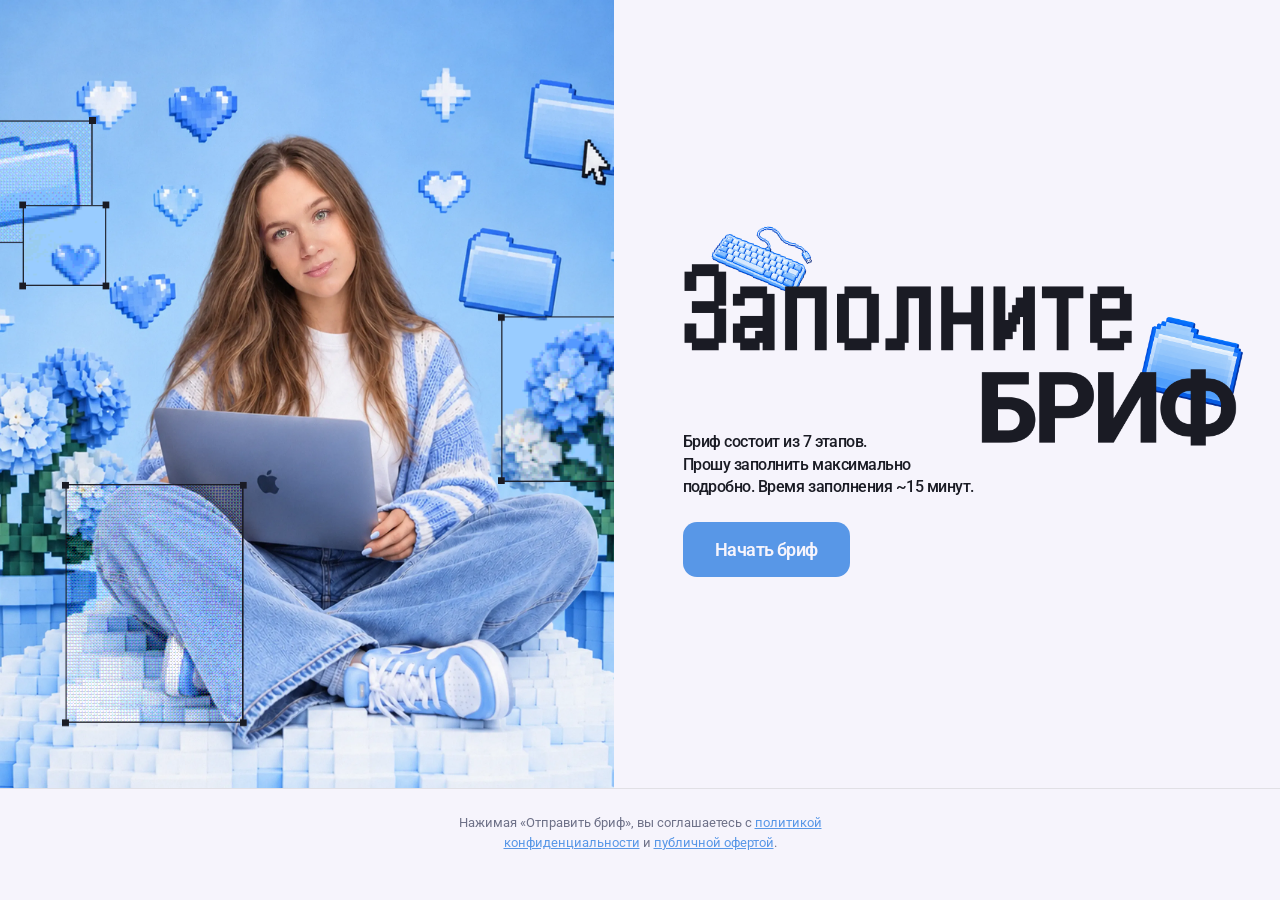
<file: index.html>
<!DOCTYPE html>
<html lang="ru">
<head>
<meta charset="UTF-8">
<meta name="viewport" content="width=device-width, initial-scale=1, viewport-fit=cover">
<title>Бриф на разработку сайта</title>
<meta name="description" content="Пошаговый бриф на разработку сайта: расскажите о задаче, продукте и клиентах, это займёт 10–15 минут.">
<link rel="preconnect" href="https://fonts.googleapis.com">
<link rel="preconnect" href="https://fonts.gstatic.com" crossorigin>
<link href="https://fonts.googleapis.com/css2?family=Handjet:wght@400..700&family=Roboto:wght@400;500;600;700;800&display=swap" rel="stylesheet">
<link rel="stylesheet" href="styles.css">
</head>
<body>

  <!-- Уведомление о восстановленном черновике и другие тосты -->
  <div id="toast" class="toast" role="status" aria-live="polite" hidden></div>

  <!-- ЭКРАН 1 · ИНТРО -->
  <section id="screen-intro" class="screen screen--intro">
    <div class="intro-photo">
      <img src="assets/me.png" alt="Марина">
    </div>
    <div class="intro-content">
      <div class="intro-copy">
        <img src="assets/headline.png" alt="Заполните БРИФ" class="intro-headline-image">
        <p class="intro-text">Бриф состоит из 7 этапов.<br>Прошу заполнить максимально<br>подробно. Время заполнения ~15 минут.</p>
        <button type="button" id="start-btn" class="btn btn--primary">Начать бриф</button>
      </div>
    </div>
  </section>

  <!-- ЭКРАН 2 · ФОРМА (все этапы 01–07) -->
  <section id="screen-form" class="screen screen--form" hidden>

    <header class="form-header">
      <div class="progress-track" aria-hidden="true">
        <div id="progress-fill" class="progress-track__fill"></div>
      </div>
      <span id="stage-counter" class="stage-counter">Этап 01 / 07</span>
    </header>

    <div class="form-body">

      <aside class="form-aside" id="form-aside">
        <span class="form-aside__number" id="aside-number">01</span>
        <h2 class="form-aside__title" id="aside-title"></h2>
        <p class="form-aside__description" id="aside-description"></p>
      </aside>

      <div class="form-main">
        <form id="question-form" novalidate>
          <div id="fields-container" class="fields-container"></div>
        </form>

        <div class="form-nav">
          <button type="button" id="back-btn" class="btn btn--ghost">Назад</button>
          <button type="button" id="next-btn" class="btn btn--primary">Далее</button>
        </div>
      </div>

    </div>
  </section>

  <!-- ЭКРАН 3 · СПАСИБО -->
  <section id="screen-thanks" class="screen screen--thanks" hidden>
    <div class="thanks-photo-wrap">
      <img src="assets/thanks-photo.jpeg" alt="Марина" class="thanks-photo">
    </div>
    <div class="thanks-content">
      <h1 class="thanks-title">Спасибо!</h1>
      <p class="thanks-text">Я получила ваш бриф и скоро с вами свяжусь.</p>
      <p class="thanks-text thanks-text--muted">
        Обычно я&nbsp;отвечаю в&nbsp;течение 2–3 рабочих дней: свяжусь по указанному
        контакту и&nbsp;предложу удобное время для звонка или переписки.
      </p>
      <div class="thanks-actions">
        <a id="telegram-link" class="btn btn--primary" href="#" target="_blank" rel="noopener noreferrer">Написать в&nbsp;Telegram</a>
        <button id="download-btn" class="btn btn--ghost" type="button">Скачать копию ответов</button>
      </div>
      <button id="restart-btn" class="btn-link" type="button">Заполнить бриф ещё раз, например, для другого сайта</button>
    </div>
  </section>

  <footer class="site-footer">
    <p class="site-footer__note">
      <!-- TODO: заменить на реальные ссылки и реквизиты — см. README.md -->
      Нажимая «Отправить бриф», вы соглашаетесь с&nbsp;<a href="privacy.html" target="_blank" rel="noopener noreferrer">политикой конфиденциальности</a>
      и&nbsp;<a href="offer.html" target="_blank" rel="noopener noreferrer">публичной офертой</a>.
    </p>
  </footer>

  <script src="config.js"></script>
  <script src="app.js"></script>
</body>
</html>
</file>
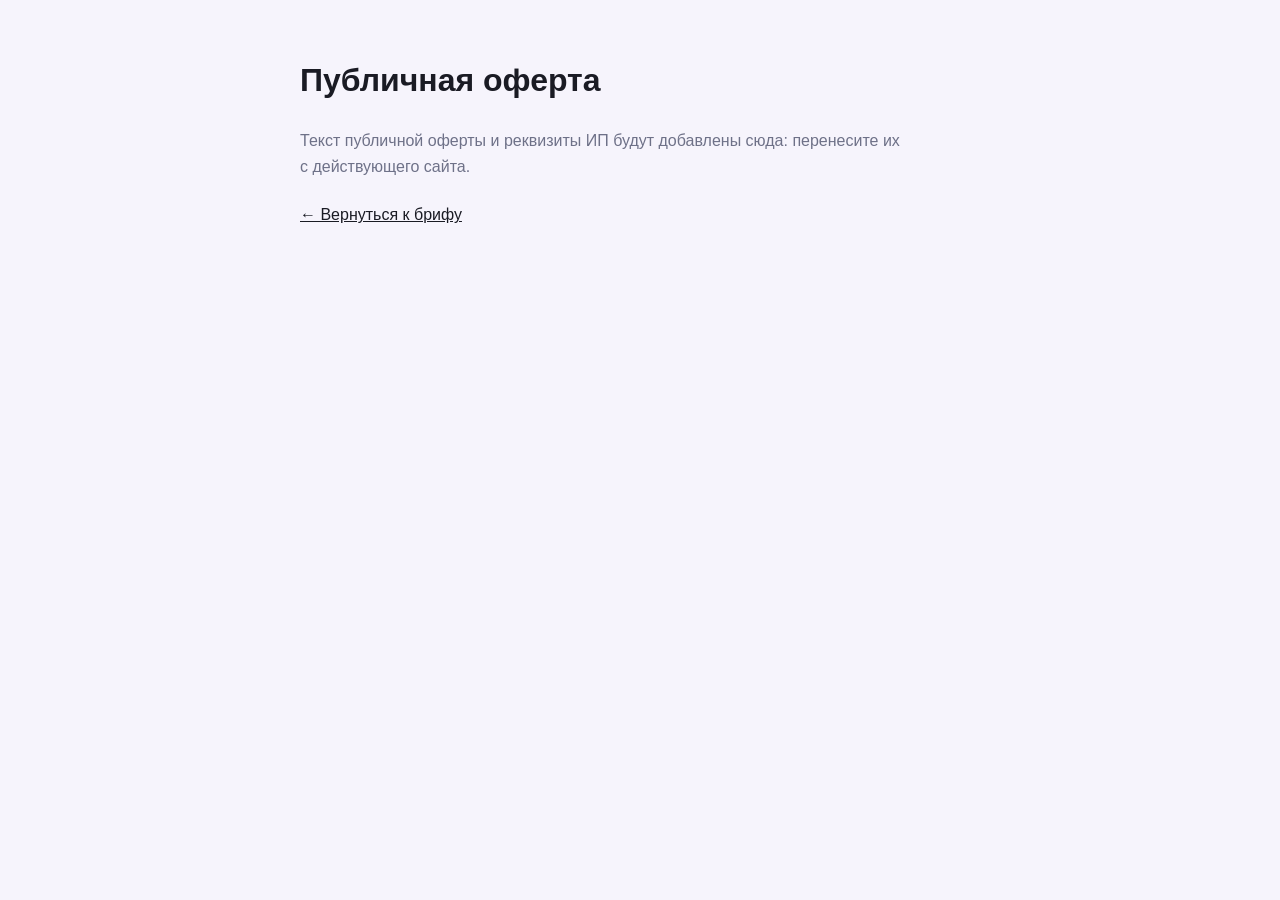
<file: offer.html>
<!DOCTYPE html>
<html lang="ru">
<head>
<meta charset="UTF-8">
<meta name="viewport" content="width=device-width, initial-scale=1">
<title>Публичная оферта</title>
<link href="https://fonts.googleapis.com/css2?family=Manrope:wght@200..800&display=swap" rel="stylesheet">
<link rel="stylesheet" href="styles.css">
</head>
<body>
  <main style="max-width:720px;margin:0 auto;padding:56px 20px;">
    <h1 style="font-size:32px;font-weight:800;margin-bottom:24px;">Публичная оферта</h1>
    <p style="line-height:1.6;color:var(--color-text-muted);">
      <!-- TODO: вставить реальный текст оферты и реквизиты ИП с текущего сайта. -->
      Текст публичной оферты и&nbsp;реквизиты ИП будут добавлены сюда: перенесите их
      с&nbsp;действующего сайта.
    </p>
    <p style="margin-top:24px;"><a href="index.html" style="color:var(--color-accent-soft);">← Вернуться к&nbsp;брифу</a></p>
  </main>
</body>
</html>
</file>
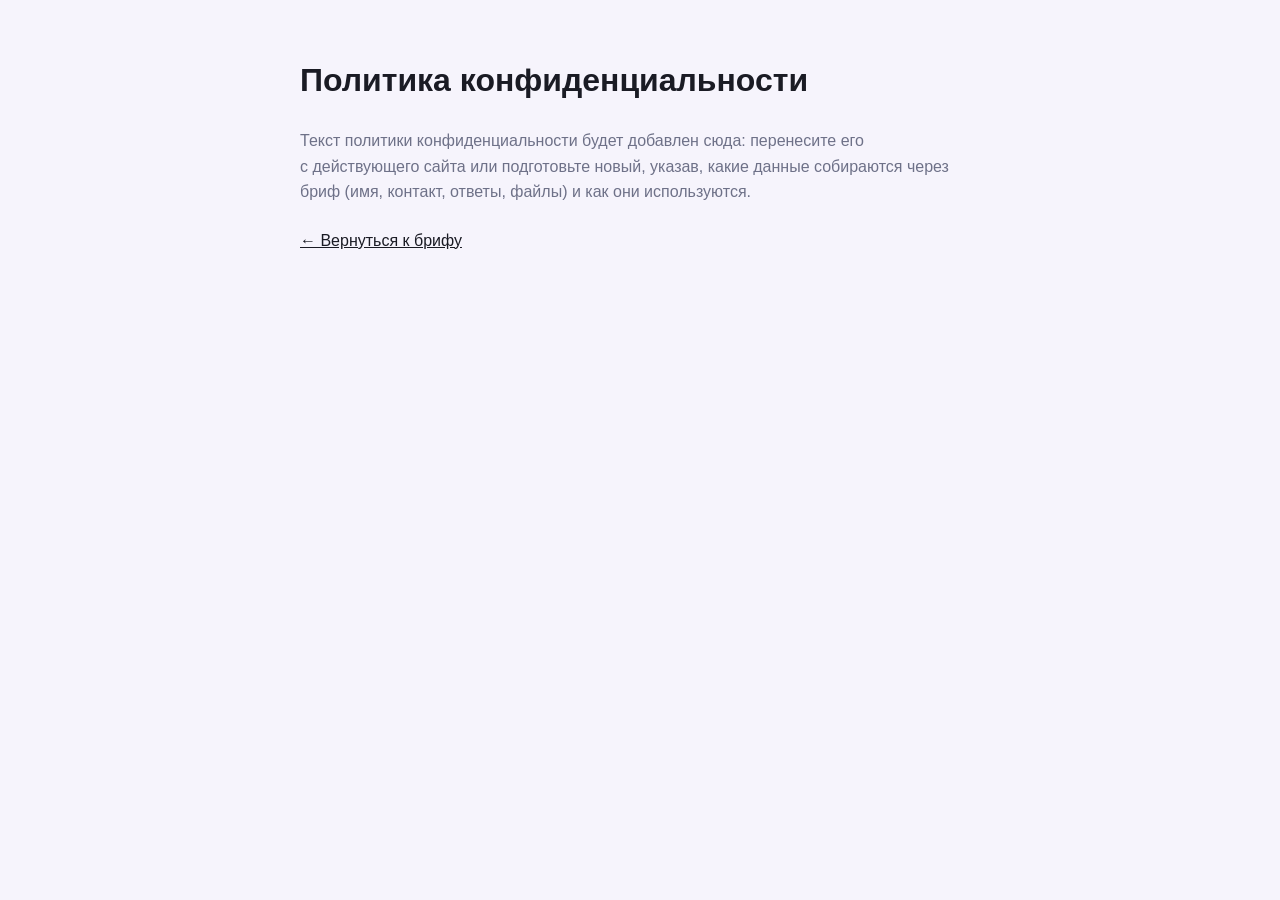
<file: privacy.html>
<!DOCTYPE html>
<html lang="ru">
<head>
<meta charset="UTF-8">
<meta name="viewport" content="width=device-width, initial-scale=1">
<title>Политика конфиденциальности</title>
<link href="https://fonts.googleapis.com/css2?family=Manrope:wght@200..800&display=swap" rel="stylesheet">
<link rel="stylesheet" href="styles.css">
</head>
<body>
  <main style="max-width:720px;margin:0 auto;padding:56px 20px;">
    <h1 style="font-size:32px;font-weight:800;margin-bottom:24px;">Политика конфиденциальности</h1>
    <p style="line-height:1.6;color:var(--color-text-muted);">
      <!-- TODO: вставить реальный текст политики конфиденциальности с текущего сайта. -->
      Текст политики конфиденциальности будет добавлен сюда: перенесите его
      с&nbsp;действующего сайта или подготовьте новый, указав, какие данные
      собираются через бриф (имя, контакт, ответы, файлы) и&nbsp;как они используются.
    </p>
    <p style="margin-top:24px;"><a href="index.html" style="color:var(--color-accent-soft);">← Вернуться к&nbsp;брифу</a></p>
  </main>
</body>
</html>
</file>
<file: styles.css>
/* ==========================================================
   ПЕРЕМЕННЫЕ И БАЗОВЫЕ НАСТРОЙКИ
   Палитра и шрифты — по дев-коду из Figma (см. комментарии).
   ========================================================== */
:root {
  --color-bg: #F6F4FC;        /* фон страницы */
  --color-surface: #FEFDFF;   /* фон полей ввода / карточек */
  --color-text: #1A1B24;      /* основной текст + графичные бордеры */
  --color-text-muted: #6E7188;/* второстепенный текст (описание этапа) */
  --color-track: #E1E0E5;     /* фон незаполненной части прогресс-бара */
  --color-accent: #5897E7;    /* синий акцент: кнопки, прогресс, фокус */
  --color-accent-contrast: #F6F4FC; /* текст на синей кнопке */
  --font-body: 'Roboto', sans-serif;
  --font-display: 'Handjet', sans-serif; /* пиксельный дисплей-шрифт */
  --radius-btn: 14px;
  --radius-s: 8px;
  --radius-m: 10px;
  --radius-l: 16px;
  --shadow-card: 0 12px 32px rgba(26, 27, 36, 0.10);
  --transition: 0.35s cubic-bezier(.4, 0, .2, 1);
  --gutter: 20px;
  --mobile-nav-h: 78px;   /* высота фикс. панели Назад/Далее на мобильном */
  --mobile-footer-h: 54px; /* высота фикс. плашки с согласием на мобильном */
  --desktop-footer-h: 112px; /* высота подвала с согласием на десктопе/планшете */
}

* { box-sizing: border-box; }

html { -webkit-text-size-adjust: 100%; }

body {
  margin: 0;
  min-height: 100vh;
  background: var(--color-bg);
  color: var(--color-text);
  font-family: var(--font-body);
  font-weight: 400;
  line-height: 1.5;
  -webkit-font-smoothing: antialiased;
}

h1, h2, h3, p { margin: 0; }

.btn {
  display: inline-flex;
  align-items: center;
  justify-content: center;
  gap: 8px;
  padding: 15px 28px;
  border-radius: var(--radius-btn);
  border: none;
  font-family: var(--font-body);
  font-size: 16px;
  font-weight: 600;
  letter-spacing: -0.03em;
  cursor: pointer;
  text-decoration: none;
  transition: transform var(--transition), background var(--transition), box-shadow var(--transition);
  white-space: nowrap;
}
.btn:active { transform: scale(0.97); }
.btn--primary {
  background: var(--color-accent);
  color: var(--color-accent-contrast);
}
.btn--primary:hover { box-shadow: 0 8px 24px rgba(88, 151, 231, 0.4); }
.btn--primary:disabled {
  opacity: 0.45;
  cursor: not-allowed;
  box-shadow: none;
}
.btn--ghost {
  background: var(--color-surface);
  color: var(--color-text);
  border: 1.5px solid var(--color-text);
}
.btn--ghost:hover { border-color: var(--color-accent); color: var(--color-accent); }

/* ==========================================================
   ТОСТ (уведомления)
   ========================================================== */
.toast {
  position: fixed;
  left: 50%;
  bottom: 24px;
  transform: translateX(-50%) translateY(20px);
  background: var(--color-text);
  color: var(--color-accent-contrast);
  padding: 14px 22px;
  border-radius: var(--radius-m);
  font-size: 14px;
  font-weight: 600;
  z-index: 999;
  opacity: 0;
  pointer-events: none;
  transition: opacity var(--transition), transform var(--transition);
}
.toast.is-visible {
  opacity: 1;
  transform: translateX(-50%) translateY(0);
}

/* ==========================================================
   ОБЩЕЕ ДЛЯ ЭКРАНОВ
   ========================================================== */
.screen {
  min-height: 100vh;
  width: 100%;
}
/* Специфичность класса .screen--intro/.screen--thanks в медиа-запросах
   совпадает с [hidden] — явно перебиваем её здесь, иначе на ширине от 700px
   скрытый экран всё равно показывается через display:flex. */
section.screen[hidden] {
  display: none;
}

/* ---------- ИНТРО ---------- */
.screen--intro {
  display: flex;
  flex-direction: column;
}
.intro-photo {
  width: calc(100% - var(--gutter) * 2); /* на мобильном фото НЕ на всю ширину — с теми же полями, что и текст */
  margin: 0 var(--gutter);
  margin-bottom: 40px; /* отступ перед подвалом, т.к. фото теперь последнее */
  aspect-ratio: 675 / 700; /* пропорции исходника — не искажаем ни на одном брейкпоинте */
  overflow: hidden;
  flex-shrink: 0;
  order: 3; /* на мобильном фото идёт ПОСЛЕ кнопки — см. референс */
}
.intro-photo img {
  width: 100%;
  height: 100%;
  object-fit: cover;
  object-position: top center;
  display: block;
}
/* На мобильном «растворяем» обёртку: intro-copy (картинка+текст+кнопка)
   становится прямым ребёнком .screen--intro и может переставляться через
   order независимо от фото, которое должно встать ПОСЛЕ неё. */
.intro-content {
  display: contents;
}
.intro-copy {
  order: 1;
  width: 100%;
  padding: 40px var(--gutter) 0;
  display: flex;
  flex-direction: column;
  align-items: flex-start; /* картинка, текст и кнопка — одной ширины, прижаты слева */
}
.intro-headline-image {
  display: block;
  width: 100%; /* на мобильном — ровно ширина фото (та же обвязка гаттером) */
  height: auto;
}
.intro-text {
  width: 100%; /* та же ширина, что у картинки, — перенос строк совпадает */
  font-size: clamp(14px, 3.5vw, 16px);
  font-weight: 500;
  line-height: 1.4;
  letter-spacing: -0.03em;
  margin-top: 0; /* на мобильном — встык под картинкой, без зазора */
  margin-bottom: 24px;
}
#start-btn {
  align-self: flex-start; /* у левого края картинки/текста — теперь кнопка внутри .intro-copy */
  margin: 0 0 24px;
  font-size: 18px;
  padding: 17px 32px;
}

/* ---------- ФОРМА: шапка с прогрессом ---------- */
.screen--form {
  display: flex;
  flex-direction: column;
  padding-bottom: 96px; /* место под фиксированную нав-панель на мобильном */
}
.form-header {
  position: sticky;
  top: 0;
  z-index: 10;
  background: var(--color-bg);
  padding: 16px var(--gutter) 12px;
  display: flex;
  align-items: center;
  gap: 16px;
}
.progress-track {
  flex: 1;
  height: 5px;
  border-radius: 999px;
  background: var(--color-track);
  overflow: hidden;
}
.progress-track__fill {
  height: 100%;
  width: 0%;
  background: var(--color-accent);
  border-radius: 999px;
  transition: width var(--transition);
}
.stage-counter {
  font-family: var(--font-display);
  font-size: 20px;
  font-weight: 700;
  text-transform: uppercase;
  color: var(--color-text);
  white-space: nowrap;
}

/* ---------- ФОРМА: тело (аside + поля) ---------- */
.form-body {
  display: flex;
  flex-direction: column;
  padding: 28px var(--gutter) 0;
  gap: 24px;
}
.form-aside__number {
  display: block;
  font-family: var(--font-display);
  font-size: 26px;
  font-weight: 700;
  color: var(--color-text);
  margin-bottom: 4px;
}
.form-aside__title {
  font-family: var(--font-body);
  font-size: 26px;
  font-weight: 600;
  letter-spacing: -0.03em;
  margin-bottom: 10px;
}
.form-aside__description {
  font-family: var(--font-body);
  font-size: 14px;
  font-weight: 400;
  color: var(--color-text-muted);
  line-height: 1.4;
  letter-spacing: -0.03em;
  max-width: 46ch;
}
.form-main { flex: 1; }

/* ---------- Поля вопросов ---------- */
.fields-container {
  display: flex;
  flex-direction: column;
  gap: 28px;
}
.field { display: flex; flex-direction: column; gap: 10px; }
.field__label-row {
  display: flex;
  align-items: baseline;
  flex-wrap: wrap;
  gap: 8px;
}
.field__label {
  font-family: var(--font-body);
  font-size: 18px;
  font-weight: 600;
  letter-spacing: -0.03em;
  line-height: 1.4;
}
.field__required-mark { color: var(--color-accent); }
.field__badge {
  display: inline-flex;
  align-items: center;
  padding: 3px 10px;
  border-radius: 999px;
  background: var(--color-accent);
  color: var(--color-accent-contrast);
  font-size: 11px;
  font-weight: 700;
  letter-spacing: 0.06em;
  text-transform: uppercase;
}
.field__hint {
  font-size: 14px;
  color: var(--color-text-muted);
  line-height: 1.5;
}
.field__error {
  font-size: 13px;
  font-weight: 600;
  color: var(--color-accent);
  display: none;
}
.field.is-invalid .field__error { display: block; }
.field.is-invalid textarea,
.field.is-invalid input[type="text"],
.field.is-invalid .file-drop {
  border-color: var(--color-accent) !important;
  box-shadow: 0 0 0 3px rgba(88, 151, 231, 0.15);
}

textarea, input[type="text"] {
  width: 100%;
  font-family: inherit;
  font-size: 16px;
  color: var(--color-text);
  background: var(--color-surface);
  border: 1.5px solid var(--color-text);
  border-radius: var(--radius-m);
  padding: 16px 18px;
  transition: border-color var(--transition), box-shadow var(--transition);
}
textarea {
  resize: none;
  overflow: hidden;
  min-height: 64px;
  line-height: 1.55;
}
textarea:focus, input[type="text"]:focus {
  outline: none;
  border-color: var(--color-accent);
  box-shadow: 0 0 0 3px rgba(88, 151, 231, 0.18);
}

/* ---------- Радио и чекбоксы ---------- */
.option-list {
  display: flex;
  flex-wrap: wrap;
  gap: 10px;
}
.option-item {
  position: relative;
}
.option-item input { position: absolute; opacity: 0; width: 0; height: 0; }
.option-item label {
  display: inline-flex;
  align-items: center;
  gap: 8px;
  padding: 12px 18px;
  border: 1.5px solid var(--color-text);
  border-radius: var(--radius-btn);
  font-size: 15px;
  font-weight: 600;
  cursor: pointer;
  background: var(--color-surface);
  transition: border-color var(--transition), background var(--transition), color var(--transition);
}
.option-item input:checked + label {
  border-color: var(--color-accent);
  background: var(--color-accent);
  color: var(--color-accent-contrast);
}
.option-item input:focus-visible + label { outline: 2px solid var(--color-accent); outline-offset: 2px; }

/* ---------- Загрузка файлов ---------- */
.file-drop {
  display: flex;
  flex-direction: column;
  align-items: center;
  justify-content: center;
  gap: 6px;
  text-align: center;
  padding: 28px 16px;
  border: 1.5px dashed var(--color-text);
  border-radius: var(--radius-m);
  background: var(--color-surface);
  cursor: pointer;
  transition: border-color var(--transition), background var(--transition);
}
.file-drop.is-dragover {
  border-color: var(--color-accent);
  background: rgba(88, 151, 231, 0.08);
}
.file-drop__title { font-weight: 700; font-size: 15px; }
.file-drop__hint { font-size: 13px; color: var(--color-text-muted); }
.file-drop input[type="file"] { display: none; }

.file-list {
  display: flex;
  flex-direction: column;
  gap: 8px;
  margin-top: 4px;
}
.file-list__item {
  display: flex;
  align-items: center;
  justify-content: space-between;
  gap: 12px;
  padding: 10px 14px;
  background: var(--color-surface);
  border: 1px solid var(--color-track);
  border-radius: var(--radius-s);
  font-size: 14px;
}
.file-list__name { overflow: hidden; text-overflow: ellipsis; white-space: nowrap; }
.file-list__size { color: var(--color-text-muted); flex-shrink: 0; margin-left: auto; margin-right: 8px; }
.file-list__remove {
  border: none;
  background: transparent;
  color: var(--color-accent);
  font-weight: 700;
  cursor: pointer;
  font-size: 16px;
  line-height: 1;
  flex-shrink: 0;
}
.file-list__note { font-size: 13px; color: var(--color-text-muted); }

/* ---------- Согласие (consent) ---------- */
.consent-row {
  display: flex;
  align-items: flex-start;
  gap: 12px;
  padding: 16px;
  background: var(--color-surface);
  border: 1.5px solid var(--color-text);
  border-radius: var(--radius-m);
}
.consent-row input { margin-top: 4px; width: 18px; height: 18px; accent-color: var(--color-accent); flex-shrink: 0; }
.consent-row label { font-size: 14px; line-height: 1.5; }
.consent-row a { color: var(--color-accent); }

/* ---------- Навигация вперёд/назад ---------- */
.form-nav {
  display: flex;
  justify-content: space-between;
  gap: 12px;
  padding: 28px 0 8px;
}

/* ---------- СПАСИБО ---------- */
.screen--thanks {
  display: flex;
  flex-direction: column;
  align-items: center;
  text-align: center;
  padding: 56px var(--gutter) 48px;
  gap: 28px;
  min-height: 0; /* без растяжения на весь экран — иначе контент висит в пустоте по центру */
}
.thanks-photo-wrap {
  width: 140px;
  height: 140px;
  border-radius: 50%;
  overflow: hidden;
  border: 4px solid var(--color-accent);
  box-shadow: var(--shadow-card);
  flex-shrink: 0;
}
.thanks-photo { width: 100%; height: 100%; object-fit: cover; object-position: top center; }
.thanks-content { max-width: 480px; display: flex; flex-direction: column; align-items: center; gap: 14px; }
.thanks-title {
  font-family: var(--font-body);
  font-size: clamp(32px, 6vw, 48px);
  font-weight: 800;
  letter-spacing: -0.03em;
}
.thanks-text { font-size: 17px; line-height: 1.55; }
.thanks-text--muted { color: var(--color-text-muted); font-size: 15px; }
.thanks-actions {
  display: flex;
  flex-wrap: wrap;
  justify-content: center;
  gap: 12px;
  margin-top: 10px;
}

.btn-link {
  margin-top: 18px;
  background: none;
  border: none;
  padding: 0;
  font-family: inherit;
  font-size: 13px;
  font-weight: 600;
  color: var(--color-text-muted);
  text-decoration: underline;
  text-underline-offset: 3px;
  cursor: pointer;
}
.btn-link:hover { color: var(--color-accent); }

/* ---------- Подвал ---------- */
.site-footer {
  padding: 24px var(--gutter) 40px;
  text-align: center;
  border-top: 1px solid var(--color-track);
}
.site-footer__note {
  font-size: 13px;
  color: var(--color-text-muted);
  max-width: 60ch;
  margin: 0 auto 8px;
  line-height: 1.5;
}
.site-footer__note a { color: var(--color-accent); }

/* ==========================================================
   МОБИЛЬНАЯ ФИКСИРОВАННАЯ НАВИГАЦИЯ (до 700px)
   ========================================================== */
@media (max-width: 699.98px) {
  /* Плашка согласия тоже фиксируется снизу — иначе на каждом экране
     приходится докручивать до неё, а на форме её перекрывают кнопки. */
  .site-footer {
    position: fixed;
    left: 0;
    right: 0;
    bottom: 0;
    z-index: 15;
    margin: 0;
    background: var(--color-bg);
    border-top: 1px solid var(--color-track);
    padding: 8px var(--gutter);
    padding-bottom: calc(8px + env(safe-area-inset-bottom));
  }
  .site-footer__note {
    font-size: 10.5px;
    line-height: 1.35;
    margin-bottom: 0;
  }

  .screen--form .form-nav {
    position: fixed;
    left: 0;
    right: 0;
    bottom: var(--mobile-footer-h); /* кнопки поднимаются над плашкой согласия, не перекрывают её */
    z-index: 20;
    background: var(--color-bg);
    border-top: 1px solid var(--color-track);
    padding: 14px var(--gutter);
  }
  .form-nav .btn { flex: 1; }
  .screen--form {
    padding-bottom: calc(var(--mobile-nav-h) + var(--mobile-footer-h) + env(safe-area-inset-bottom));
  }

  /* Главный экран занимает ровно высоту устройства — без докрутки.
     Фото становится гибким (без фикс. aspect-ratio) и дозаполняет
     весь оставшийся после текста/кнопки вертикальный зазор. */
  .screen--intro {
    height: 100svh;
    overflow: hidden;
    padding-bottom: calc(var(--mobile-footer-h) + env(safe-area-inset-bottom));
  }
  .intro-photo {
    flex: 1 1 auto;
    min-height: 0;
    aspect-ratio: auto;
    margin-bottom: 0;
  }
  .intro-copy { flex-shrink: 0; }

  .screen--thanks {
    padding-bottom: calc(48px + var(--mobile-footer-h) + env(safe-area-inset-bottom));
  }
}

/* ==========================================================
   ПЛАНШЕТ (от 700px): интро пока остаётся в один столбец,
   как на мобильном референсе — меняем только «Спасибо»
   ========================================================== */
@media (min-width: 700px) {
  .screen--thanks {
    flex-direction: row;
    text-align: left;
    align-items: center;
    justify-content: center;
    gap: 48px;
    padding: 64px 48px;
  }
  .thanks-content { align-items: flex-start; }
  .thanks-actions { justify-content: flex-start; }
  .thanks-photo-wrap { width: 180px; height: 180px; }
}

/* ==========================================================
   ДЕСКТОП (от 1024px): липкая колонка слева на каждом этапе формы
   ========================================================== */
@media (min-width: 1024px) {
  .form-header { padding: 24px 64px 16px; }
  .form-body {
    flex-direction: row;
    align-items: flex-start;
    padding: 56px 64px 40px;
    gap: 64px;
  }
  .form-aside {
    position: sticky;
    top: 96px;
    flex: 0 0 320px;
  }
  .form-aside__number { font-size: 30px; }
  .form-aside__title { font-size: 32px; }
  .form-main { flex: 1; max-width: 720px; }
  .form-nav { max-width: 720px; }

  /* Интро становится двухколоночным: фото слева, композиция
     центрируется в правой половине. Экран занимает ровно высоту
     вьюпорта за вычетом подвала с согласием — строка про политику
     должна помещаться в один экран, без докрутки. */
  .screen--intro {
    flex-direction: row;
    align-items: stretch;
    height: calc(100vh - var(--desktop-footer-h));
    min-height: 0;
    overflow: hidden;
  }
  .intro-photo {
    width: 48%;
    margin: 0; /* на десктопе фото снова на всю высоту панели, без полей */
    order: 0;
    flex-shrink: 0;
  }
  .intro-content {
    order: 0;
    flex: 1;
    display: flex;
    flex-direction: column;
    align-items: center; /* группа картинка+текст+кнопка центрируется в правой панели */
    justify-content: center;
    padding: 56px 0; /* без горизонтальных полей — ширину 90% считаем от всей панели */
  }
  .intro-copy {
    width: 90%; /* картинка «Заполните БРИФ» занимает 90% белой панели */
    padding: 0;
    margin-left: 70px; /* сдвигаем всю композицию дальше от фото (центрирование гасит половину отступа) */
  }
  .intro-text {
    margin-top: -36px; /* текст заезжает на картинку, примерно на высоту слова «БРИФ» */
  }
  #start-btn { margin: 0; }

  .screen--thanks { padding: 64px; }
}

/* ==========================================================
   ШИРОКИЙ ЭКРАН (от 1440px)
   ========================================================== */
@media (min-width: 1440px) {
  .form-header { padding: 28px 96px 18px; }
  .form-body { padding: 72px 96px 56px; gap: 96px; }
  .form-aside { flex-basis: 380px; }
  .intro-content { padding: 64px 0; }
  .screen--thanks { padding: 72px 96px; }
}
</file>
